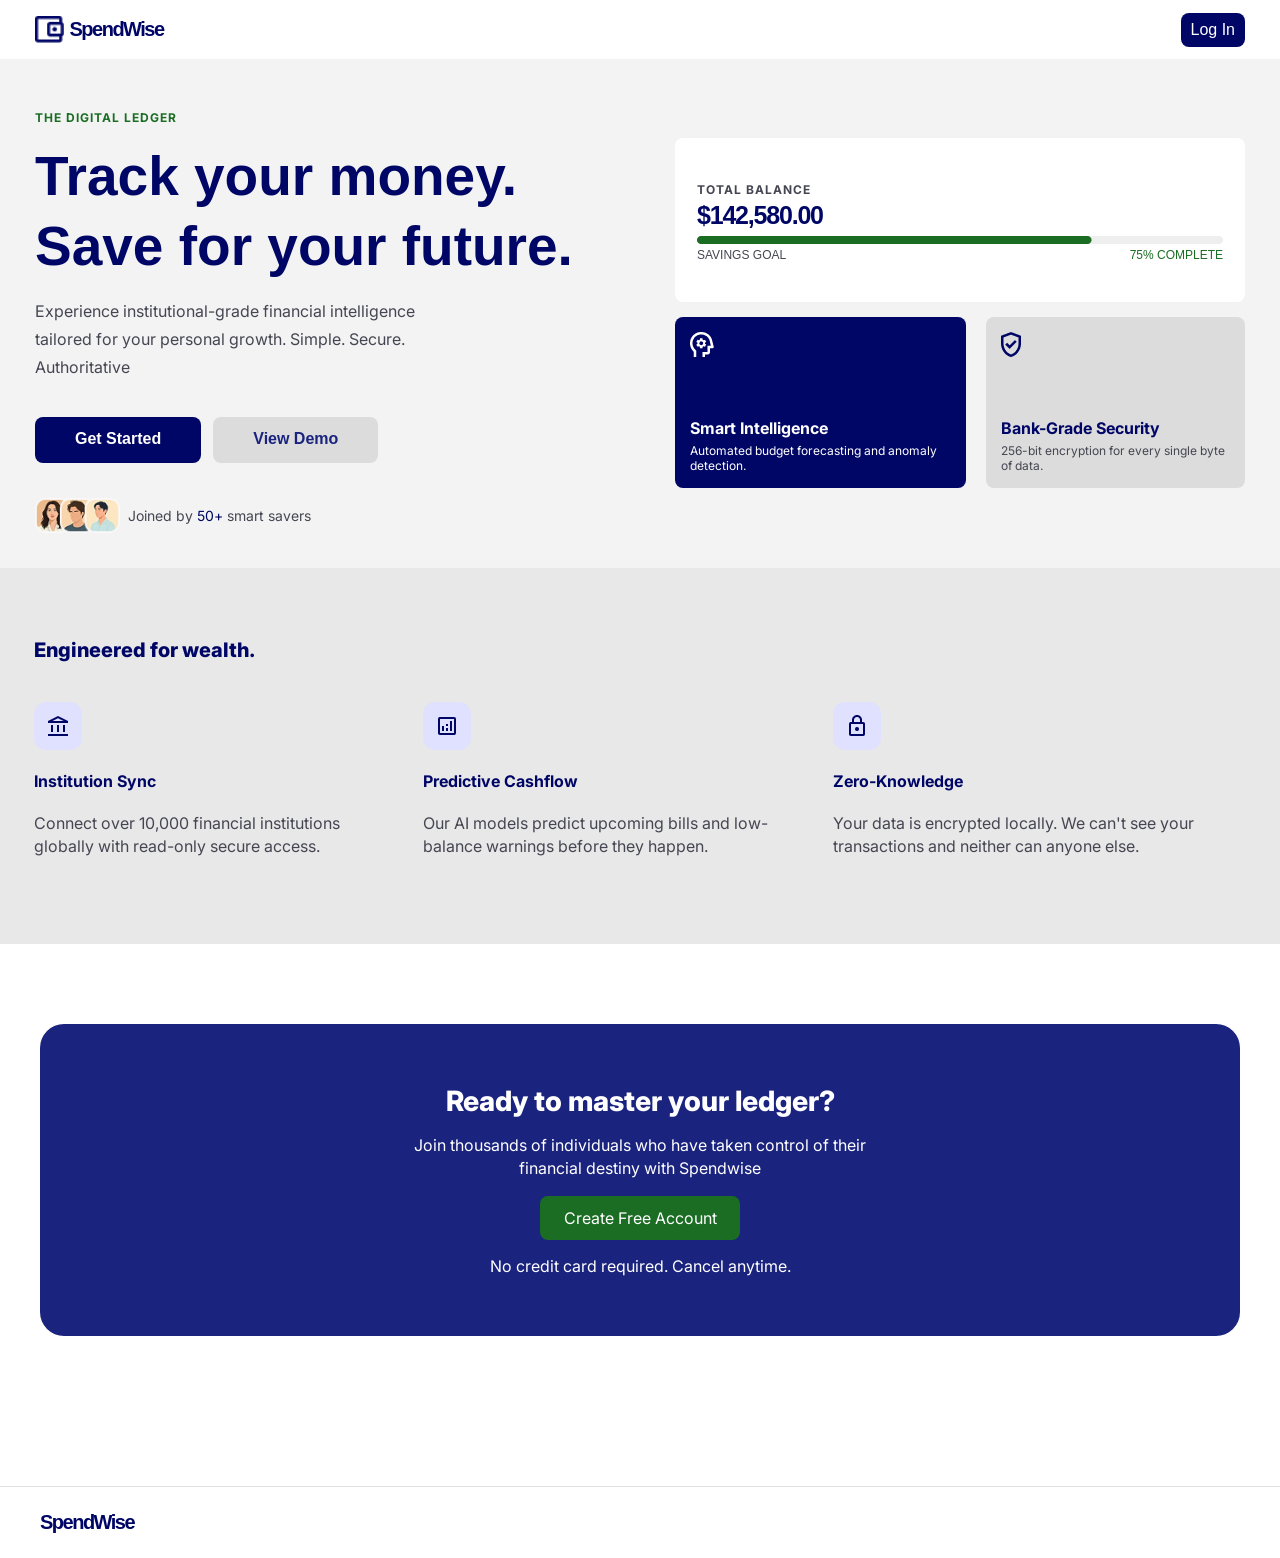
<file: index.html>
<!DOCTYPE html>
<html lang="en">
<head>
    <meta charset="UTF-8">
    <meta name="viewport" content="width=device-width, initial-scale=1.0">
    <title>SpendWise</title>
    <link rel="stylesheet" href="/styles/landing.css"><link href="https://fonts.googleapis.com/css2?family=Inter:ital,opsz,wght@0,14..32,100..900;1,14..32,100..900&family=Lato:ital,wght@0,100;0,300;0,400;0,700;0,900;1,100;1,300;1,400;1,700;1,900&family=Montserrat:ital,wght@0,100..900;1,100..900&family=Nunito+Sans:ital,opsz,wght@0,6..12,200..1000;1,6..12,200..1000&family=Poppins:ital,wght@0,100;0,200;0,300;0,400;0,500;0,600;0,700;0,800;0,900;1,100;1,200;1,300;1,400;1,500;1,600;1,700;1,800;1,900&family=Triodion&display=swap" rel="stylesheet">
</head>
<body>
    <div class="navbar-container">
        <div class="navbar-brand">
            <img src="/images/logospend.png" alt="" width="28.5px" height="27px">
            <a class="brand-name">SpendWise</a>
        </div>
        <div>
            <a href="pages/login.html" class="btn-login">Log In</a>
        </div>
    </div>

<div class="hero-section">
    <div class="hero-inner">

        <div class="hero-text">
            <h4 class="hero-tag">THE DIGITAL LEDGER</h4>
            <div class="landing-header">Track your money. Save for your future.</div>
            <p class="hero-subtext">Experience institutional-grade financial intelligence tailored for your personal growth. Simple. Secure. Authoritative</p>

            <div class="hero-buttons">
                <a href="/pages/signup.html" class="btn-primary">Get Started</a>
                <a class="btn-secondary">View Demo</a>
            </div>

            <span class="hero-social-proof">
                <img src="/images/profiles.png" alt="groupicon" class="profiles-img">
                <p class="social-proof-text">Joined by <span class="highlight">50+</span> smart savers</p>
            </span>
        </div>

        <div class="landing-card">
            <div class="card-wrapper">
                <div class="card-column">

                    <div class="balance-card">
                        <div>
                            <p class="balance-label">TOTAL BALANCE</p>
                            <div class="balance-amount">$142,580.00</div>
                        </div>
                        <div>
                            <div><img src="/images/Background.png" alt=""></div>
                            <div class="savings-goal-row">
                                <div class="savings-label">SAVINGS GOAL</div>
                                <div class="savings-percent">75% COMPLETE</div>
                            </div>
                        </div>
                    </div>

                    <div class="feature-cards">
                        <div class="feature-card feature-card--dark" style="display: flex; flex-direction: column;">
                            <div class="feature-icon">
                                <img src="/images/intellicon.png" alt="">
                            </div>
                            <div class="feature-text">
                                <p class="feature-title" style="margin-bottom: 5px;">Smart Intelligence</p>
                                <p class="feature-desc">Automated budget forecasting and anomaly detection.</p>
                            </div>
                        </div>

                        <div class="feature-card feature-card--light" style="display: flex; flex-direction: column">
                            <div class="feature-icon">
                                <img src="/images/safe.png" alt="">
                            </div>
                            <div class="feature-text">
                                <p class="feature-title feature-title--dark" style="margin-bottom: 5px;">Bank-Grade Security</p>
                                <p class="feature-desc feature-desc--dark"> 256-bit encryption for every single byte of data.</p>
                            </div>
                        </div>
                    </div>

                </div>
            </div>
        </div>

    </div>
</div>

<div class="features-section">
    <h3 class="features-heading">Engineered for wealth.</h3>
    <div class="landing-info">

        <div class="feature-item">
            <div class="feature-icon-box">
                <img src="/images/1.png" alt="">
            </div>
            <h4 class="feature-item-title">Institution Sync</h4>
            <p class="feature-item-desc">Connect over 10,000 financial institutions globally with read-only secure access.</p>
        </div>

        <div class="feature-item">
            <div class="feature-icon-box">
                <img src="/images/2.png" alt="">
            </div>
            <h4 class="feature-item-title">Predictive Cashflow</h4>
            <p class="feature-item-desc">Our AI models predict upcoming bills and low-balance warnings before they happen.</p>
        </div>

        <div class="feature-item">
            <div class="feature-icon-box">
                <img src="/images/3.png" alt="">
            </div>
            <h4 class="feature-item-title">Zero-Knowledge</h4>
            <p class="feature-item-desc">Your data is encrypted locally. We can't see your transactions and neither can anyone else.</p>
        </div>

    </div>
</div>

<div class="signup-info-container">
    <div class="signup-info">
        <div class="signup-inner">
            <div class="signup-heading">Ready to master your ledger?</div>
            <p class="signup-subtext">Join thousands of individuals who have taken control of their financial destiny with Spendwise</p>
            <div class="btn-signup">
                <a href="/pages/signup.html" class="btn-signup-link">Create Free Account</a>
            </div>
            <p class="signup-footnote">No credit card required. Cancel anytime.</p>
        </div>
    </div>
</div>

<footer class="footer">
    <div class="footer-brand">
        <a class="brand-name">SpendWise</a>
    </div>
</footer>
</body>
</html>
</file>
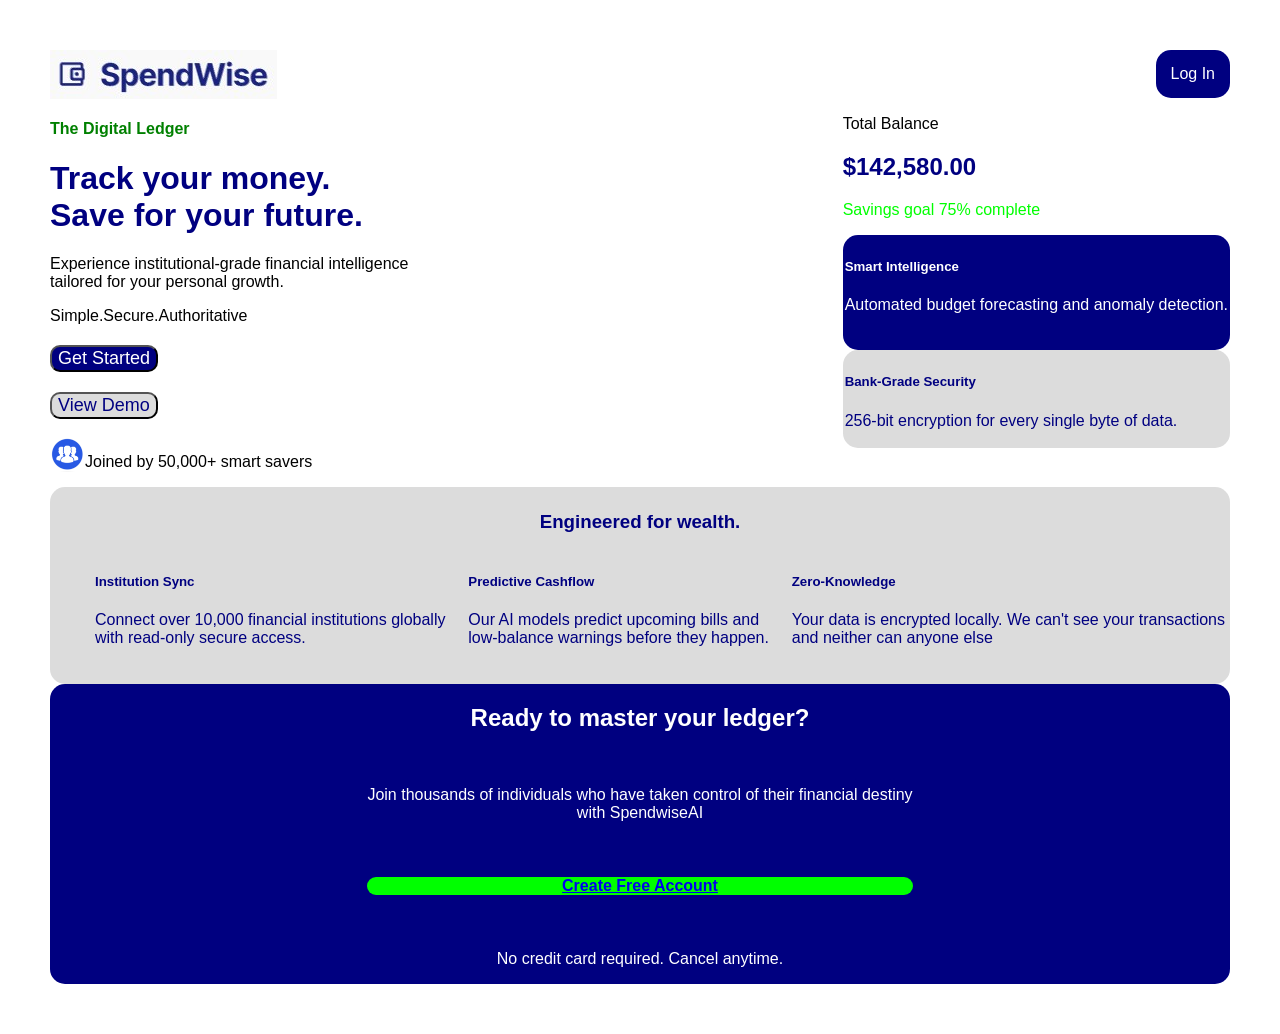
<file: pages/index.html>
<!DOCTYPE html>
<html lang="en">
<head>
    <meta charset="UTF-8">
    <meta name="viewport" content="width=device-width, initial-scale=1.0">
    <title>SpendWise</title>
    <style>

     .navbar ul{
  list-style-type: none;
  margin: 0;
  padding: 0; 
}

.navbar a {
  display: block;
  color: blue;
  text-align: center;
  padding: 15px;
  text-decoration: none;
  float: right;
}

body{
    margin: 50px;
    font-family: Arial, Helvetic, sans-serif;

}

button{  display: flex;
  gap: 15px;
  margin-top: 20px;


}
   
    </style>
</head>
<body>

<!--top navigation bar-->
    <div style="display: flex;justify-content:space-between ;">
        <img src="\assets\SpendwiseLogo.jpeg" alt="Logo"/>
    
    <nav class="navbar">
        <ul>
            <li><a href="login.html" style="background-color: navy; color: white; border-radius: 15px;">Log In</a></li>
        </ul>
    </nav>
    </div>

<!--Introductory paragraph-->
    <div style="display: flex;justify-content: space-between;">
        <div style="display: inline-block;text-align: left;">   
            <h4 style="color:green">The Digital Ledger</h4>
            <h1 style="color:navy;">Track your money. <br>Save for your future.</h1>
            <p>Experience institutional-grade financial intelligence <br>tailored for your personal growth.</p>
            <p>Simple.Secure.Authoritative</p>
            <button style="background-color: navy;color: white;border-radius: 10px;font-size: large;">Get Started</button><button style="background-color: gainsboro; color: navy; border-radius: 10px;font-size: large;">View Demo</button><br>
            <span style="display: flex;justify-content: left;"><img src="\assets\Group icon.jpg" alt="groupicon" style="width: 35px; height:35px ;"><p>Joined by 50,000+ smart savers</p></span>
        </div> 
<!--Pitch blurb-->
        <div style="display:inline-block; text-align: left; justify-content: flex-end;">    
            <p>Total Balance</p>
            <h2 style="color: navy;">$142,580.00</h2>
            <p style="color: lime;">Savings goal 75% complete</p>
            <div style="background-color: navy;color: white; border-radius: 15px; padding: 2px;">
                <h5>Smart Intelligence</h5>
                <p>Automated budget forecasting and anomaly detection.</p><br>
            </div>    
            <div style="background-color: gainsboro;color: navy;border-radius: 15px; padding: 2px;">
            <h5>Bank-Grade Security</h5>
            <p>256-bit encryption for every single byte of data.</p>
            </div>
        </div>
    </div>

<!--Feature list-->
    <div style="background-color: gainsboro;color: navy;border-radius: 15px;padding: 5px;">
    <h3 style="text-align: center;">Engineered for wealth.</h3>
    <ul style="display: flex;justify-content: space-between; list-style-type: none;">
    <li><h5>Institution Sync</h5>
    <p>Connect over 10,000 financial institutions globally<br>with read-only secure access.</p></li> 
    <li><h5>Predictive Cashflow</h5>
    <p>Our AI models predict upcoming bills and<br>low-balance warnings before they happen.</p></li>
    <li><h5>Zero-Knowledge</h5>
    <p>Your data is encrypted locally. We can't see your transactions<br>and neither can anyone else</p></li>
    </ul>
    </div>
    
<!--SignUp section-->    
    <div style="display:flex;justify-content: center; background-color: navy; color: white; text-align: center;border-radius: 15px;" >
        <div><h2>Ready to master your ledger?</h2><br>
    <p>Join thousands of individuals who have taken control of their financial destiny<br>with SpendwiseAI</p><br>
    <h4 style="background-color: lime;color: white;border-radius: 15px;"><a href="signup.html">Create Free Account</a></span></h4><br></span>
    <p>No credit card required. Cancel anytime.</p></div>
    </div>


</body>
</html>
</file>
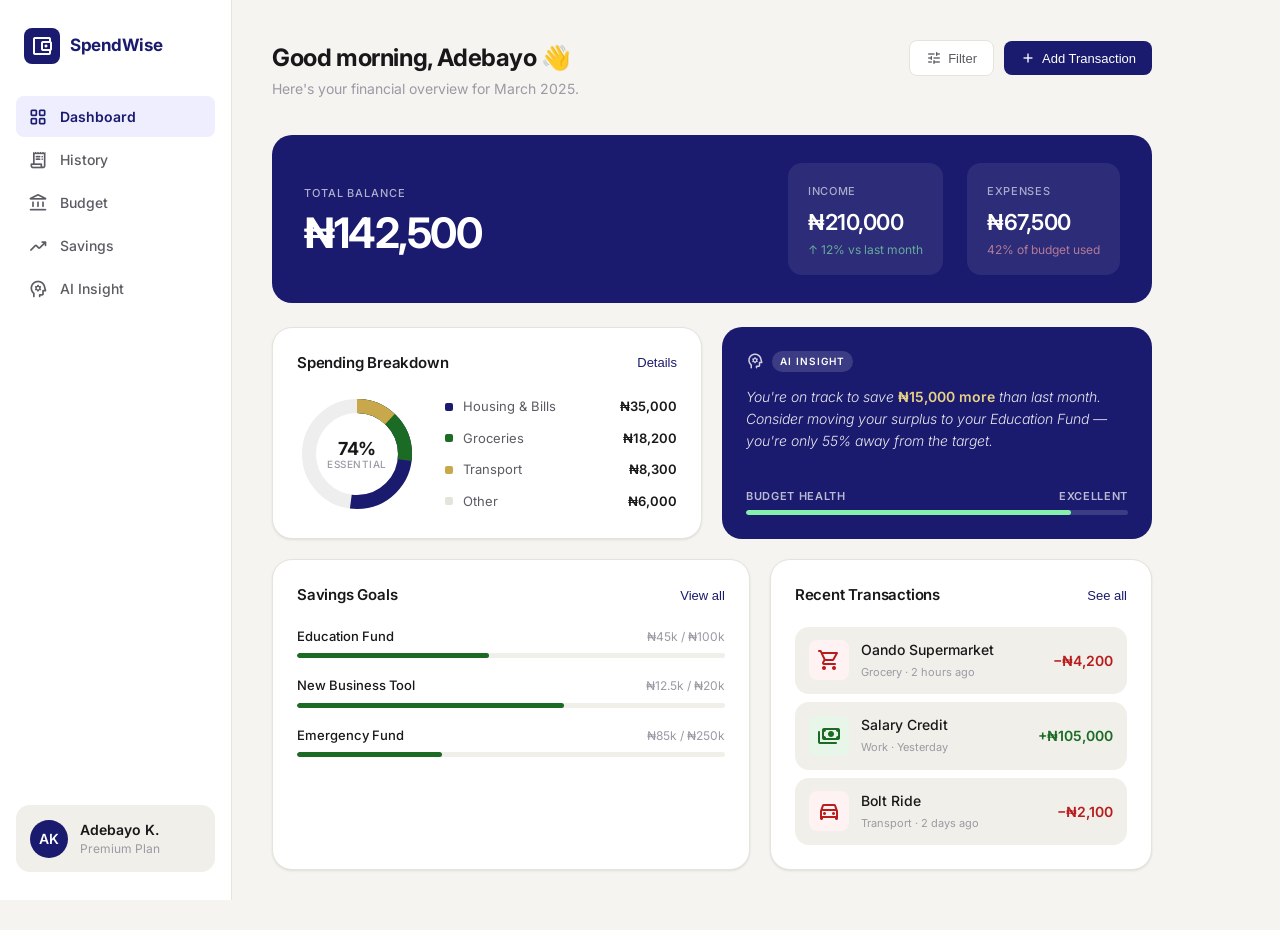
<file: spendwise.html>
<!doctype html>
<html lang="en">
  <head>
    <meta charset="utf-8" />
    <meta name="viewport" content="width=device-width, initial-scale=1.0" />
    <title>SpendWise Dashboard</title>

    <link rel="preconnect" href="https://fonts.googleapis.com" />
    <link rel="preconnect" href="https://fonts.gstatic.com" crossorigin />
    <link
      href="https://fonts.googleapis.com/css2?family=DM+Sans:ital,opsz,wght@0,9..40,300;0,9..40,400;0,9..40,500;0,9..40,700;1,9..40,300&family=DM+Mono:wght@400;500&display=swap"
      rel="stylesheet"
    />
    <link
      href="https://fonts.googleapis.com/css2?family=Inter:wght@400;500;700&display=swap"
      rel="stylesheet"
    />
    <link
      href="https://fonts.googleapis.com/css2?family=Material+Symbols+Rounded:opsz,wght,FILL,GRAD@20..48,100..700,0..1,-50..200"
      rel="stylesheet"
    />

    <style>
      *,
      *::before,
      *::after {
        box-sizing: border-box;
        margin: 0;
        padding: 0;
      }

      :root {
        --bg: #f5f4f0;
        --surface: #ffffff;
        --surface-2: #f0efe9;
        --border: #e4e3dc;

        --ink: #18181a;
        --ink-2: #5c5b63;
        --ink-3: #9b9aa5;

        --brand: #1a1a6e;
        --brand-light: #eeeeff;

        --green: #1b6b24;
        --green-bg: #e8f5e9;

        --red: #b91c1c;
        --red-bg: #fef2f2;

        --gold: #c8a84b;

        --radius-sm: 8px;
        --radius-md: 14px;
        --radius-lg: 20px;
        --radius-full: 999px;

        --shadow-sm:
          0 1px 3px rgba(0, 0, 0, 0.06), 0 1px 2px rgba(0, 0, 0, 0.04);
        --shadow-md: 0 4px 16px rgba(0, 0, 0, 0.07);
      }

      html,
      body {
        height: 100%;
        background: var(--bg);
        color: var(--ink);
        font-family: "Inter", sans-serif;
        font-size: 15px;
        line-height: 1.5;
        -webkit-font-smoothing: antialiased;
      }

      .layout {
        display: flex;
        min-height: 100vh;
      }

      /* ── Sidebar ────────────────────────────────────── */

      .sidebar {
        width: 232px;
        flex-shrink: 0;
        position: sticky;
        top: 0;
        height: 100vh;
        display: flex;
        flex-direction: column;
        padding: 28px 16px;
        background: var(--surface);
        border-right: 1px solid var(--border);
      }

      .logo {
        display: flex;
        align-items: center;
        gap: 10px;
        padding: 0 8px;
        margin-bottom: 32px;
        text-decoration: none;
      }

      .logo-icon {
        width: 36px;
        height: 36px;
        background: var(--brand);
        border-radius: var(--radius-sm);
        display: flex;
        align-items: center;
        justify-content: center;
        color: #fff;
        font-size: 18px;
      }

      .logo-text {
        font-size: 17px;
        font-weight: 700;
        color: var(--brand);
        letter-spacing: -0.3px;
      }

      nav {
        display: flex;
        flex-direction: column;
        gap: 2px;
      }

      nav a {
        display: flex;
        align-items: center;
        gap: 12px;
        padding: 10px 12px;
        border-radius: var(--radius-sm);
        text-decoration: none;
        font-size: 14px;
        font-weight: 500;
        color: var(--ink-2);
        transition:
          background 0.15s,
          color 0.15s;
      }

      nav a .material-symbols-rounded {
        font-size: 20px;
      }

      nav a:hover {
        background: var(--surface-2);
        color: var(--ink);
      }

      nav a.active {
        background: var(--brand-light);
        color: var(--brand);
        font-weight: 600;
      }

      .sidebar-footer {
        margin-top: auto;
        padding: 14px;
        background: var(--surface-2);
        border-radius: var(--radius-md);
        display: flex;
        align-items: center;
        gap: 12px;
      }

      .avatar {
        width: 38px;
        height: 38px;
        background: var(--brand);
        color: #fff;
        border-radius: var(--radius-full);
        display: flex;
        align-items: center;
        justify-content: center;
        font-size: 14px;
        font-weight: 600;
        flex-shrink: 0;
      }

      .sidebar-footer-info p:first-child {
        font-size: 14px;
        font-weight: 600;
        color: var(--ink);
      }

      .sidebar-footer-info p:last-child {
        font-size: 12px;
        color: var(--ink-3);
      }

      /* ── Main ───────────────────────────────────────── */

      main {
        flex: 1;
        padding: 40px 40px 60px;
        max-width: 960px;
      }

      .page-header {
        display: flex;
        align-items: flex-start;
        justify-content: space-between;
        margin-bottom: 36px;
      }

      .page-header h2 {
        font-size: 24px;
        font-weight: 700;
        letter-spacing: -0.4px;
      }

      .page-header p {
        font-size: 14px;
        color: var(--ink-3);
        margin-top: 2px;
      }

      .header-actions {
        display: flex;
        gap: 10px;
        align-items: center;
      }

      .btn {
        display: inline-flex;
        align-items: center;
        gap: 6px;
        padding: 9px 16px;
        border-radius: var(--radius-sm);
        font-size: 13px;
        font-weight: 500;
        cursor: pointer;
        border: none;
        transition: opacity 0.15s;
      }

      .btn:hover {
        opacity: 0.85;
      }

      .btn-primary {
        background: var(--brand);
        color: #fff;
      }

      .btn-ghost {
        background: var(--surface);
        color: var(--ink-2);
        border: 1px solid var(--border);
      }

      .btn .material-symbols-rounded {
        font-size: 16px;
      }

      /* ── Balance strip ──────────────────────────────── */

      .balance-strip {
        background: var(--brand);
        color: #fff;
        border-radius: var(--radius-lg);
        padding: 28px 32px;
        display: grid;
        grid-template-columns: 1fr auto auto;
        gap: 24px;
        align-items: center;
        margin-bottom: 24px;
      }

      .balance-main label {
        font-size: 11px;
        font-weight: 500;
        letter-spacing: 0.08em;
        text-transform: uppercase;
        opacity: 0.65;
      }

      .balance-main .amount {
        font-size: 42px;
        font-weight: 700;
        letter-spacing: -1.5px;
        font-family: "Inter", sans-serif;
        line-height: 1.1;
        margin-top: 6px;
      }

      .balance-stat {
        background: rgba(255, 255, 255, 0.08);
        border-radius: var(--radius-md);
        padding: 16px 20px;
        min-width: 140px;
      }

      .balance-stat label {
        font-size: 11px;
        letter-spacing: 0.06em;
        text-transform: uppercase;
        opacity: 0.6;
        font-weight: 500;
      }

      .balance-stat .value {
        font-size: 22px;
        font-weight: 600;
        font-family: "Inter", sans-serif;
        letter-spacing: -0.5px;
        margin-top: 4px;
      }

      .balance-stat .change {
        font-size: 12px;
        opacity: 0.65;
        margin-top: 2px;
      }

      .change-up {
        color: #86efac;
      }
      .change-down {
        color: #fca5a5;
      }

      /* ── Grid ───────────────────────────────────────── */

      .grid-2 {
        display: grid;
        grid-template-columns: 1fr 1fr;
        gap: 20px;
        margin-bottom: 20px;
      }
      .grid-3 {
        display: grid;
        grid-template-columns: 5fr 4fr;
        gap: 20px;
      }

      /* ── Cards ──────────────────────────────────────── */

      .card {
        background: var(--surface);
        border-radius: var(--radius-lg);
        padding: 24px;
        box-shadow: var(--shadow-sm);
        border: 1px solid var(--border);
      }

      .card-header {
        display: flex;
        align-items: center;
        justify-content: space-between;
        margin-bottom: 20px;
      }

      .card-title {
        font-size: 15px;
        font-weight: 600;
        letter-spacing: -0.2px;
      }

      .card-action {
        font-size: 13px;
        color: var(--brand);
        font-weight: 500;
        text-decoration: none;
        cursor: pointer;
        background: none;
        border: none;
        padding: 0;
      }

      /* ── Spending donut ─────────────────────────────── */

      .donut-layout {
        display: flex;
        align-items: center;
        gap: 28px;
      }

      .donut-wrap {
        position: relative;
        width: 120px;
        height: 120px;
        flex-shrink: 0;
      }

      .donut-wrap svg {
        transform: rotate(-90deg);
      }

      .donut-label {
        position: absolute;
        inset: 0;
        display: flex;
        flex-direction: column;
        align-items: center;
        justify-content: center;
        text-align: center;
        font-size: 18px;
        font-weight: 700;
        letter-spacing: -0.5px;
        line-height: 1.1;
      }

      .donut-label span {
        font-size: 10px;
        font-weight: 500;
        color: var(--ink-3);
        text-transform: uppercase;
        letter-spacing: 0.05em;
        line-height: 1;
      }

      .legend {
        display: flex;
        flex-direction: column;
        gap: 12px;
        flex: 1;
      }

      .legend-item {
        display: flex;
        align-items: center;
        justify-content: space-between;
      }

      .legend-left {
        display: flex;
        align-items: center;
        gap: 10px;
      }

      .legend-dot {
        width: 8px;
        height: 8px;
        border-radius: 2px;
        flex-shrink: 0;
      }

      .legend-item p {
        font-size: 13px;
        color: var(--ink-2);
      }

      .legend-item strong {
        font-size: 13px;
        font-weight: 600;
        font-family: "Inter", sans-serif;
      }

      /* ── AI Insight card ────────────────────────────── */

      .insight-card {
        background: var(--brand);
        border-radius: var(--radius-lg);
        padding: 24px;
        color: #fff;
        display: flex;
        flex-direction: column;
        border: none;
      }

      .insight-header {
        display: flex;
        align-items: center;
        gap: 8px;
        margin-bottom: 14px;
      }

      .insight-badge {
        font-size: 10px;
        font-weight: 600;
        letter-spacing: 0.1em;
        text-transform: uppercase;
        background: rgba(255, 255, 255, 0.15);
        padding: 3px 8px;
        border-radius: var(--radius-full);
      }

      .insight-card blockquote {
        font-size: 14px;
        line-height: 1.6;
        opacity: 0.9;
        flex: 1;
        font-style: italic;
        font-weight: 300;
      }

      .insight-card blockquote strong {
        color: #fde68a;
        font-style: normal;
        font-weight: 600;
      }

      .budget-health {
        margin-top: 20px;
      }

      .budget-health-row {
        display: flex;
        justify-content: space-between;
        font-size: 11px;
        font-weight: 600;
        letter-spacing: 0.06em;
        text-transform: uppercase;
        opacity: 0.7;
        margin-bottom: 6px;
      }

      .progress-track {
        background: rgba(255, 255, 255, 0.15);
        border-radius: var(--radius-full);
        height: 5px;
        overflow: hidden;
      }

      .progress-fill {
        height: 100%;
        border-radius: var(--radius-full);
        background: #86efac;
      }

      /* ── Savings goals ──────────────────────────────── */

      .goals-list {
        display: flex;
        flex-direction: column;
        gap: 18px;
      }

      .goal-item {
      }

      .goal-row {
        display: flex;
        justify-content: space-between;
        align-items: baseline;
        margin-bottom: 7px;
      }

      .goal-row p {
        font-size: 13px;
        font-weight: 500;
      }

      .goal-row span {
        font-size: 12px;
        color: var(--ink-3);
        font-family: "Inter", sans-serif;
      }

      .goal-track {
        background: var(--surface-2);
        border-radius: var(--radius-full);
        height: 5px;
        overflow: hidden;
      }

      .goal-fill {
        height: 100%;
        border-radius: var(--radius-full);
        background: var(--green);
      }

      /* ── Transactions ───────────────────────────────── */

      .tx-list {
        display: flex;
        flex-direction: column;
        gap: 8px;
      }

      .tx {
        display: flex;
        align-items: center;
        justify-content: space-between;
        padding: 12px 14px;
        background: var(--surface-2);
        border-radius: var(--radius-md);
        gap: 12px;
      }

      .tx-left {
        display: flex;
        align-items: center;
        gap: 12px;
      }

      .tx-icon {
        width: 40px;
        height: 40px;
        border-radius: var(--radius-sm);
        display: flex;
        align-items: center;
        justify-content: center;
        font-size: 18px;
        flex-shrink: 0;
      }

      .tx-icon.expense {
        background: var(--red-bg);
        color: var(--red);
      }
      .tx-icon.income {
        background: var(--green-bg);
        color: var(--green);
      }

      .tx-info p {
        font-size: 14px;
        font-weight: 500;
      }
      .tx-info small {
        font-size: 11px;
        color: var(--ink-3);
      }

      .tx-amount {
        font-size: 14px;
        font-weight: 600;
        font-family: "Inter", sans-serif;
        white-space: nowrap;
      }

      .tx-amount.debit {
        color: var(--red);
      }
      .tx-amount.credit {
        color: var(--green);
      }

      /* ── Mobile nav & FAB ───────────────────────────── */

      .mobile-header {
        display: none;
      }
      .mobile-nav {
        display: none;
      }
      .fab {
        display: none;
      }

      @media (max-width: 768px) {
        .sidebar {
          display: none;
        }

        main {
          padding: 20px 16px 100px;
        }

        .mobile-header {
          display: flex;
          align-items: center;
          justify-content: space-between;
          margin-bottom: 24px;
        }

        .mobile-logo {
          display: flex;
          align-items: center;
          gap: 8px;
          text-decoration: none;
        }

        .mobile-logo .logo-text {
          font-size: 16px;
          color: var(--brand);
          font-weight: 700;
        }

        .mobile-nav {
          display: flex;
          position: fixed;
          bottom: 0;
          left: 0;
          right: 0;
          background: var(--surface);
          border-top: 1px solid var(--border);
          padding: 10px 8px 22px;
          justify-content: space-around;
          z-index: 100;
        }

        .mobile-nav a {
          display: flex;
          flex-direction: column;
          align-items: center;
          gap: 3px;
          text-decoration: none;
          font-size: 10px;
          font-weight: 500;
          color: var(--ink-3);
          letter-spacing: 0.04em;
          text-transform: uppercase;
          padding: 4px 10px;
          border-radius: var(--radius-sm);
          transition: color 0.15s;
        }

        .mobile-nav a.active {
          color: var(--brand);
        }
        .mobile-nav a .material-symbols-rounded {
          font-size: 22px;
        }

        .balance-strip {
          grid-template-columns: 1fr;
          padding: 22px 20px;
          gap: 16px;
        }

        .balance-main .amount {
          font-size: 32px;
        }

        .balance-stat {
          min-width: unset;
        }

        .grid-2 {
          grid-template-columns: 1fr;
        }
        .grid-3 {
          grid-template-columns: 1fr;
        }

        .fab {
          display: flex;
          position: fixed;
          bottom: 80px;
          right: 20px;
          width: 52px;
          height: 52px;
          background: var(--brand);
          color: #fff;
          border-radius: var(--radius-full);
          align-items: center;
          justify-content: center;
          box-shadow: 0 4px 20px rgba(26, 26, 110, 0.35);
          z-index: 99;
          border: none;
          cursor: pointer;
          transition: transform 0.15s;
        }

        .fab:active {
          transform: scale(0.94);
        }
      }

      .material-symbols-rounded {
        font-variation-settings:
          "FILL" 0,
          "wght" 400,
          "GRAD" 0,
          "opsz" 24;
      }
    </style>
  </head>

  <body>
    <div class="layout">
      <!-- Sidebar -->
      <aside class="sidebar">
        <a href="#" class="logo">
          <div class="logo-icon">
            <span class="material-symbols-rounded">account_balance_wallet</span>
          </div>
          <span class="logo-text">SpendWise</span>
        </a>

        <nav>
          <a href="#" class="active">
            <span class="material-symbols-rounded">grid_view</span>
            Dashboard
          </a>
          <a href="#">
            <span class="material-symbols-rounded">receipt_long</span>
            History
          </a>
          <a href="#">
            <span class="material-symbols-rounded">account_balance</span>
            Budget
          </a>
          <a href="#">
            <span class="material-symbols-rounded">trending_up</span>
            Savings
          </a>
          <a href="#">
            <span class="material-symbols-rounded">psychology</span>
            AI Insight
          </a>
        </nav>

        <div class="sidebar-footer">
          <div class="avatar">AK</div>
          <div class="sidebar-footer-info">
            <p>Adebayo K.</p>
            <p>Premium Plan</p>
          </div>
        </div>
      </aside>

      <!-- Main content -->
      <main>
        <!-- Mobile only header -->
        <header class="mobile-header">
          <a href="#" class="mobile-logo">
            <div class="logo-icon">
              <span class="material-symbols-rounded"
                >account_balance_wallet</span
              >
            </div>
            <span class="logo-text">SpendWise</span>
          </a>
          <button class="btn btn-ghost" style="padding: 8px">
            <span class="material-symbols-rounded">notifications</span>
          </button>
        </header>

        <div class="page-header">
          <div>
            <h2>Good morning, Adebayo 👋</h2>
            <p>Here's your financial overview for March 2025.</p>
          </div>
          <div class="header-actions">
            <button class="btn btn-ghost">
              <span class="material-symbols-rounded">tune</span>
              Filter
            </button>
            <button class="btn btn-primary">
              <span class="material-symbols-rounded">add</span>
              Add Transaction
            </button>
          </div>
        </div>

        <!-- Balance strip -->
        <div class="balance-strip">
          <div class="balance-main">
            <label>Total Balance</label>
            <div class="amount">₦142,500</div>
          </div>

          <div class="balance-stat">
            <label>Income</label>
            <div class="value">₦210,000</div>
            <div class="change change-up">↑ 12% vs last month</div>
          </div>

          <div class="balance-stat">
            <label>Expenses</label>
            <div class="value">₦67,500</div>
            <div class="change change-down">42% of budget used</div>
          </div>
        </div>

        <!-- Spending analysis + AI Insight -->
        <div class="grid-2" style="margin-bottom: 20px">
          <div class="card">
            <div class="card-header">
              <h3 class="card-title">Spending Breakdown</h3>
              <button class="card-action">Details</button>
            </div>

            <div class="donut-layout">
              <div class="donut-wrap">
                <svg viewBox="0 0 120 120" width="120" height="120">
                  <circle
                    cx="60"
                    cy="60"
                    r="48"
                    fill="none"
                    stroke="#eeeeee"
                    stroke-width="14"
                  />
                  <!-- Housing: 52% -->
                  <circle
                    cx="60"
                    cy="60"
                    r="48"
                    fill="none"
                    stroke="#1a1a6e"
                    stroke-width="14"
                    stroke-dasharray="301.6"
                    stroke-dashoffset="144.8"
                  />
                  <!-- Groceries: 27% -->
                  <circle
                    cx="60"
                    cy="60"
                    r="48"
                    fill="none"
                    stroke="#1b6b24"
                    stroke-width="14"
                    stroke-dasharray="301.6"
                    stroke-dashoffset="220.2"
                    stroke-linecap="butt"
                  />
                  <!-- Transport: 12% -->
                  <circle
                    cx="60"
                    cy="60"
                    r="48"
                    fill="none"
                    stroke="#c8a84b"
                    stroke-width="14"
                    stroke-dasharray="301.6"
                    stroke-dashoffset="265.4"
                    stroke-linecap="butt"
                  />
                </svg>
                <div class="donut-label">74%<br /><span>Essential</span></div>
              </div>

              <div class="legend">
                <div class="legend-item">
                  <div class="legend-left">
                    <div
                      class="legend-dot"
                      style="background: var(--brand)"
                    ></div>
                    <p>Housing & Bills</p>
                  </div>
                  <strong>₦35,000</strong>
                </div>
                <div class="legend-item">
                  <div class="legend-left">
                    <div
                      class="legend-dot"
                      style="background: var(--green)"
                    ></div>
                    <p>Groceries</p>
                  </div>
                  <strong>₦18,200</strong>
                </div>
                <div class="legend-item">
                  <div class="legend-left">
                    <div
                      class="legend-dot"
                      style="background: var(--gold)"
                    ></div>
                    <p>Transport</p>
                  </div>
                  <strong>₦8,300</strong>
                </div>
                <div class="legend-item">
                  <div class="legend-left">
                    <div
                      class="legend-dot"
                      style="background: var(--border)"
                    ></div>
                    <p>Other</p>
                  </div>
                  <strong>₦6,000</strong>
                </div>
              </div>
            </div>
          </div>

          <div class="insight-card">
            <div class="insight-header">
              <span
                class="material-symbols-rounded"
                style="font-size: 18px; opacity: 0.8"
                >psychology</span
              >
              <span class="insight-badge">AI Insight</span>
            </div>

            <blockquote>
              You're on track to save <strong>₦15,000 more</strong> than last
              month. Consider moving your surplus to your Education Fund —
              you're only 55% away from the target.
            </blockquote>

            <div class="budget-health">
              <div class="budget-health-row">
                <span>Budget Health</span>
                <span>Excellent</span>
              </div>
              <div class="progress-track">
                <div class="progress-fill" style="width: 85%"></div>
              </div>
            </div>
          </div>
        </div>

        <!-- Savings + Transactions -->
        <div class="grid-3">
          <div class="card">
            <div class="card-header">
              <h3 class="card-title">Savings Goals</h3>
              <button class="card-action">View all</button>
            </div>

            <div class="goals-list">
              <div class="goal-item">
                <div class="goal-row">
                  <p>Education Fund</p>
                  <span>₦45k / ₦100k</span>
                </div>
                <div class="goal-track">
                  <div class="goal-fill" style="width: 45%"></div>
                </div>
              </div>

              <div class="goal-item">
                <div class="goal-row">
                  <p>New Business Tool</p>
                  <span>₦12.5k / ₦20k</span>
                </div>
                <div class="goal-track">
                  <div class="goal-fill" style="width: 62.5%"></div>
                </div>
              </div>

              <div class="goal-item">
                <div class="goal-row">
                  <p>Emergency Fund</p>
                  <span>₦85k / ₦250k</span>
                </div>
                <div class="goal-track">
                  <div class="goal-fill" style="width: 34%"></div>
                </div>
              </div>
            </div>
          </div>

          <div class="card">
            <div class="card-header">
              <h3 class="card-title">Recent Transactions</h3>
              <button class="card-action">See all</button>
            </div>

            <div class="tx-list">
              <div class="tx">
                <div class="tx-left">
                  <div class="tx-icon expense">
                    <span class="material-symbols-rounded">shopping_cart</span>
                  </div>
                  <div class="tx-info">
                    <p>Oando Supermarket</p>
                    <small>Grocery · 2 hours ago</small>
                  </div>
                </div>
                <span class="tx-amount debit">−₦4,200</span>
              </div>

              <div class="tx">
                <div class="tx-left">
                  <div class="tx-icon income">
                    <span class="material-symbols-rounded">payments</span>
                  </div>
                  <div class="tx-info">
                    <p>Salary Credit</p>
                    <small>Work · Yesterday</small>
                  </div>
                </div>
                <span class="tx-amount credit">+₦105,000</span>
              </div>

              <div class="tx">
                <div class="tx-left">
                  <div class="tx-icon expense">
                    <span class="material-symbols-rounded">directions_car</span>
                  </div>
                  <div class="tx-info">
                    <p>Bolt Ride</p>
                    <small>Transport · 2 days ago</small>
                  </div>
                </div>
                <span class="tx-amount debit">−₦2,100</span>
              </div>
            </div>
          </div>
        </div>
      </main>
    </div>

    <!-- Mobile bottom nav -->
    <nav class="mobile-nav">
      <a href="#" class="active">
        <span class="material-symbols-rounded">grid_view</span>
        Dashboard
      </a>
      <a href="#">
        <span class="material-symbols-rounded">receipt_long</span>
        History
      </a>
      <a href="#">
        <span class="material-symbols-rounded">account_balance</span>
        Budget
      </a>
      <a href="#">
        <span class="material-symbols-rounded">trending_up</span>
        Savings
      </a>
      <a href="#">
        <span class="material-symbols-rounded">psychology</span>
        AI
      </a>
    </nav>

    <button class="fab" aria-label="Add transaction">
      <span class="material-symbols-rounded">add</span>
    </button>
  </body>
</html>
</file>
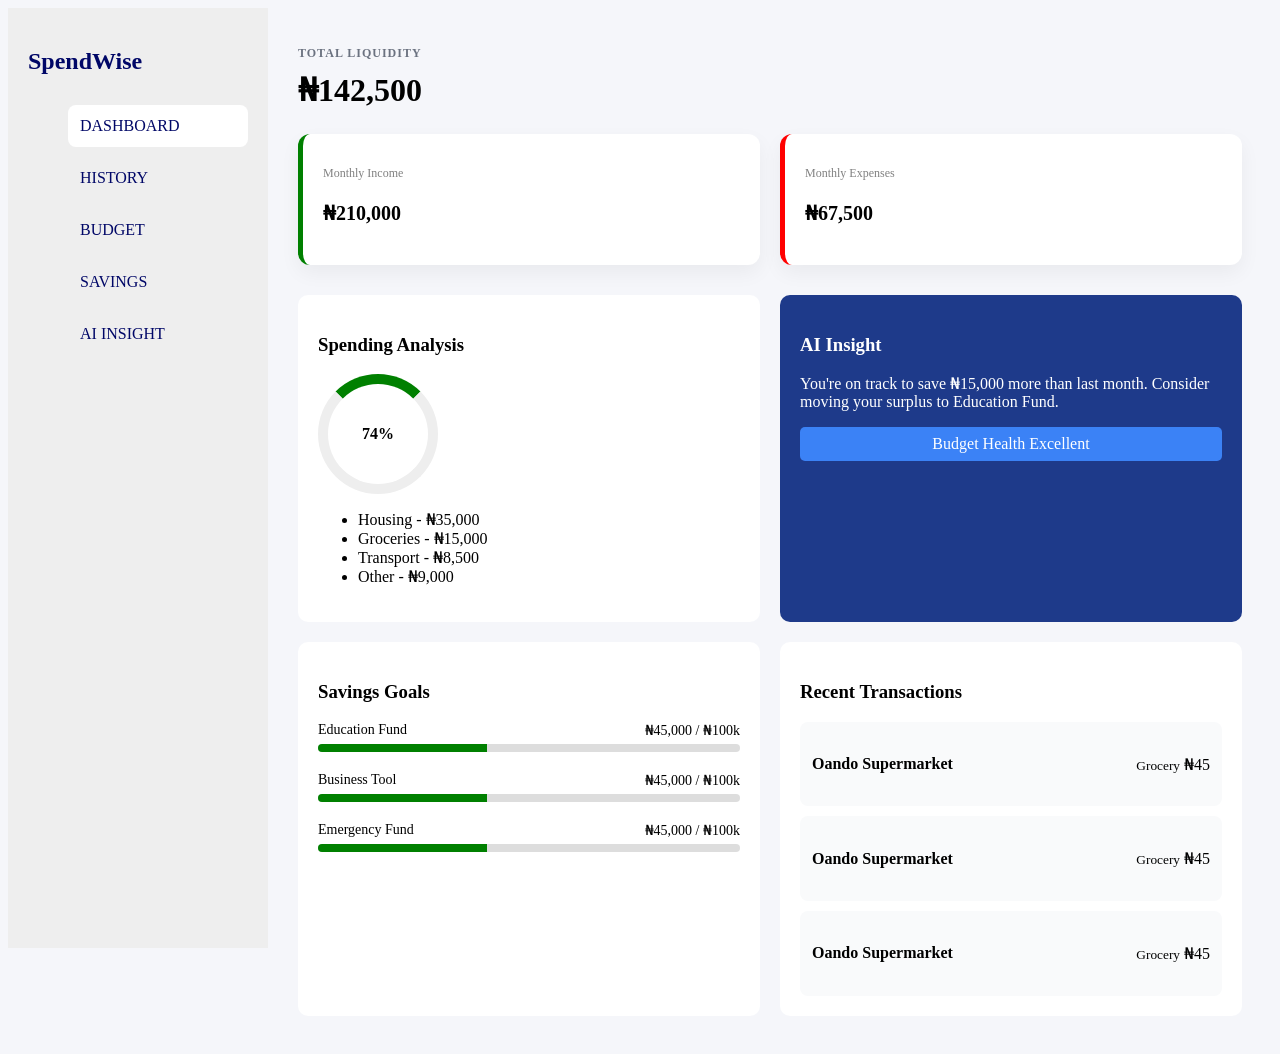
<file: pages/dashboard.html>
<!DOCTYPE html>
<html lang="en">
    <head>
        <meta charset="UTF-8">
        <meta name="viewport" content="width=device-width, initial-scale=1.0">
        <title>Spendwise Dashboard</title>
        <link rel="stylesheet" href="../styles/dashboard.css">
    </head>
    <body>
    <div class="container">

        <aside class="sidebar">
            <h2>SpendWise</h2>
            <ul>
            <li class="active">DASHBOARD</li>
            <li>HISTORY</li>
            <li>BUDGET</li>
            <li>SAVINGS</li>
            <li>AI INSIGHT</li>
            </ul>
        </aside>

    <main class="main">

        <div class="top">
            <h1>Total Liquidity</h1>
            <h2 id="total-balance">₦142,500</h2>

            <div class="cards">
            <div class="card">
                <p>Monthly Income</p>
                <h3 id="monthly-income">₦210,000</h3>
            </div>

            <div class="card">
                <p>Monthly Expenses</p>
                <h3 id="monthly-expenses">₦67,500</h3>
            </div>
            </div>
        </div>

        <div class="middle">

            <div class="box">
                <h3>Spending Analysis</h3>
                <div class="circle">74%</div>
                <ul>
                <li>Housing - ₦35,000</li>
                <li>Groceries - ₦15,000</li>
                <li>Transport - ₦8,500</li>
                <li>Other - ₦9,000</li>
                </ul>
            </div>

        <div class="insight-box">
            <h3>AI Insight</h3>
            <p>
            You're on track to save ₦15,000 more than last month.
            Consider moving your surplus to Education Fund.
            </p>
            <div class="budget-bar">
                <span>Budget Health Excellent</span>
            </div>
        </div>

    </div>
            <div class="bottom">

        <div class="box">
            <h3>Savings Goals</h3>

            <div class="goal">
                <p>Education Fund<span>₦45,000 / ₦100k</span></p>
                <div class="bar"><span style="width:40%;"></span></div>
            </div>

            <div class="goal">
                <p>Business Tool<span>₦45,000 / ₦100k</span></p>
                <div class="bar"><span style="width:40%;"></span></div>
            </div>

            <div class="goal">
                <p>Emergency Fund<span>₦45,000 / ₦100k</span></p>
                <div class="bar"><span style="width:40%;"></span></div>
            </div>
        </div>

        <div class="box recent-transactions">
            <h3>Recent Transactions</h3>

            <div class="transaction-detail">
                <h4>Oando Supermarket</h4>
                <p><small>Grocery</small> <span>₦45</span></p>
            </div>

            <div class="transaction-detail">
                <h4>Oando Supermarket</h4>
                <p><small>Grocery</small> <span>₦45</span></p>
            </div>

            <div class="transaction-detail">
                <h4>Oando Supermarket</h4>
                <p><small>Grocery</small> <span>₦45</span></p>
            </div>
    
        
        </div>

    </div>
    </div>
        </main>
   
    </body>
</html>
</file>
<file: styles/landing.css>
* {
    box-sizing: border-box;
}

body {
    margin: 0;
    font-family: Arial, Helvetica, sans-serif;
}

.navbar-container {
    display: flex;
    justify-content: space-between;
    align-items: center;
    padding: 7px 0;
}

.navbar-brand {
    display: flex;
    margin: 0 25px;
    align-items: center;
    color: #000666;
    height: 45px;
    gap: 6px;
    padding: 10px;
}

.brand-name {
    font-size: 20px;
    font-weight: bold;
    letter-spacing: -1.5px;
    color: #000666;
    text-decoration: none;
}

.btn-login {
    background-color: #000666;
    color: white;
    border-radius: 8px;
    text-decoration: none;
    padding: 8px 10px;
    margin-right: 35px;
    display: inline-block;
}

.hero-section {
    background-color: #F3F3F3;
    padding: 35px 35px 35px 35px;
}

.hero-inner {
    display: flex;
    justify-content: space-between;
    gap: 90px;
}

.hero-text {
    display: inline-block;
    text-align: left;
}

.hero-tag {
    color: #1B6D24;
    letter-spacing: 1px;
    font-size: 12px;
    font-family: "inter", sans-serif;
}

.landing-header {
    color: #000666;
    font-size: 55px;
    line-height: 70px;
    font-weight: 800;
}

.hero-subtext {
    color: #454652;
    width: 79%;
    line-height: 28px;
}

.hero-buttons {
    display: flex;
    gap: 12px;
    margin-bottom: 35px;
}

.btn-primary {
    background-color: #000666;
    color: white;
    text-decoration: none;
    border-radius: 8px;
    font-size: 16px;
    font-weight: bold;
    display: flex;
    align-items: center;
    margin-top: 20px;
    padding: 13.5px 40px 14.5px 40px;
    border: none;
    outline: none;
    cursor: pointer;
}

.btn-secondary {
    background-color: gainsboro;
    color: #1A237E;
    text-decoration: none;
    border-radius: 8px;
    font-size: 16px;
    font-weight: bold;
    display: flex;
    align-items: center;
    margin-top: 20px;
    padding: 13.5px 40px 14.5px 40px;
    border: none;
    outline: none;
    cursor: pointer;
}

.hero-social-proof {
    display: flex;
    justify-content: left;
    align-items: center;
    gap: 8px;
}

.profiles-img {
    width: 85px;
    height: 35px;
}

.social-proof-text {
    font-size: 14px;
    color: #454652;
    margin: 0;
}

.highlight {
    color: #000666;
}

.landing-card {
    display: flex;
    flex-direction: column;
    align-items: center;
    justify-content: center;
    
}

.card-wrapper {
    display: flex;
    justify-content: flex-end;
}

.card-column {
    display: flex;
    flex-direction: column;
    justify-content: center;
    gap: 15px;
}

.balance-card {
    background-color: white;
    border-radius: 8px;
    padding: 40px 22px;
    display: flex;
    flex-direction: column;
    justify-content: center;
}

.balance-label {
    color: #454652;
    margin: 4px 0;
    font-weight: bold;
    font-size: 12px;
    letter-spacing: 1px;
    font-family: "inter", sans-serif;
}

.balance-amount {
    color: #000666;
    letter-spacing: -1.2px;
    font-size: 25px;
    font-weight: 900;
}

.savings-goal-row {
    display: flex;
    justify-content: space-between;
    font-size: 12px;
}

.savings-label {
    color: #454652;
}

.savings-percent {
    color: #1B6D24;
}

.feature-cards {
    display: flex;
    gap: 20px;
}

.feature-card {
    border-radius: 8px;
    padding: 15px;
    display: flex;

}

.feature-card--dark {
    background-color: #000666;
    color: white;
}

.feature-card--light {
    background-color: gainsboro;
}

.feature-icon {
    height: 70px;
}

.feature-title {
    margin-bottom: 0;
    font-size: 16px;
    color: white;
    font-weight: bold;
}

.feature-desc {
    margin: 0;
    font-size: 12px;
    color: white;
}

.feature-title--dark {
    color: #000666;
}

.feature-text, .hero-subtext, .feature-item, .social-proof-text {
    font-family: "inter", sans-serif;
}

.feature-desc--dark {
    color: #454652;
}

.features-section {
    background-color: #e8e8e8;
    padding: 70px 34px;
    display: flex;
    flex-direction: column;
    gap: 40px;
}

.features-heading {
    font-size: 20px;
    font-weight: 800;
    margin: 0;
    color: #000666;
    font-family: "inter", sans-serif;
}

.landing-info {
    display: flex;
    justify-content: space-between;
    gap: 22px;
}

.feature-icon-box {
    border-radius: 12px;
    background-color: #E0E0FF;
    width: 48px;
    height: 48px;
    display: flex;
    align-items: center;
    justify-content: center;
}

.feature-item-title {
    color: #000666;
}

.feature-item-desc {
    color: #454652;
    line-height: 23px;
}

.signup-info-container {
    padding: 80px 40px 150px 40px;
    font-family: "inter", sans-serif;
}

.signup-info {
    display: flex;
    justify-content: center;
    align-items: center;
    padding: 60px 20px;
    background-color: #1A237E;
    color: white;
    text-align: center;
    border-radius: 24px;
}

.signup-inner {
    display: flex;
    flex-direction: column;
    align-items: center;
    justify-content: center;
}

.signup-heading {
    font-weight: 800;
    font-size: 28px;
    margin: 0;
}

.signup-subtext {
    width: 70%;
    line-height: 23px;
}

.btn-signup {
    background-color: #1B6D24;
    color: white;
    border-radius: 8px;
    padding: 12px 15px;
    width: 200px;
    cursor: pointer;
    text-align: center;
}

.btn-signup-link {
    text-decoration: none;
    color: white;
}

.signup-footnote {
    margin-bottom: 0;
}

footer {
    border-top: 1px solid #e0e0e0;
    padding: 13px 30px;
}

.footer-brand {
    display: flex;
    align-items: center;
    color: #000666;
    height: 45px;
    gap: 10px;
    padding: 10px;
}

@media (max-width: 768px) {

    .btn-login {
        margin-right: 15px;
    }

    .hero-section {
        padding: 10px 17px 25px 17px;
    }

    .hero-inner {
        flex-direction: column;
        gap: 20px;
    }

    .landing-header {
        font-size: 32px;
        line-height: 42px;
    }

    .hero-subtext {
        width: 100%;
    }

    .hero-buttons {
        flex-wrap: wrap;
        gap: 10px;
    }

    .navbar-container {
      padding: 7px 0;
    }
    .navbar-brand {
      margin: 0;
    }

    .btn-primary,
    .btn-secondary {
        padding: 12px 24px;
        font-size: 14px;
        justify-content: center;
        text-align: center;
        flex: 1;
    }

    .landing-card {
        display: none;
    }

    .features-section {
        padding: 40px 17px;
    }

    .landing-info {
        flex-direction: column;
        gap: 24px;
    }

    .signup-info-container {
        padding: 40px 17px;
    }

    .signup-info {
        padding: 30px 17px;
        border-radius: 16px;
    }

    .signup-heading {
        font-size: 22px;
    }

    .signup-subtext {
        width: 100%;
    }

    footer {
        padding: 5px 17px;
    }
}
</file>
<file: styles/dashboard.css>
{
    margin: 0;
    padding: 0;
    box-sizing: border-box;
    font-family: Arial, sans-serif;
}

body {
    background: #f5f6fa;
}

/* Layout */
.container {
    display: flex;
}

/* Sidebar */
.sidebar {
    width: 220px;
    background: #eeeeee;
    color: #000767;
    padding: 20px;
    height: 100vh;
}

.sidebar h2 {
    margin-bottom: 30px;
}

.sidebar ul {
    list-style: none;
}

.sidebar li {
    padding: 12px;
    margin-bottom: 10px;
    cursor: pointer;
    border-radius: 8px;
    transition: background 0.2s;
}

.sidebar li:hover {
    background: white;
}

.sidebar li.active {
    background: white;
}

/* Main */
.main {
    flex: 1;
    padding: 30px;
}

/* Top Section */
.top h1 {
    font-size: 12px;
    color: #6b7280;
    text-transform: uppercase;
    letter-spacing: 1px;
}

.top h2 {
    font-size: 32px;
    font-weight: bold;
    margin: 10px 0 25px;
}

/* Cards */
.cards {
    display: flex;
    gap: 20px;
}

.card {
    background: white;
    padding: 20px;
    flex: 1;
    border-radius: 12px;
    box-shadow: 0 8px 20px rgba(0,0,0,0.05);
    position:relative
}

.card p {
    font-size: 12px;
    color: gray;
    margin-bottom: 5px;
}

.card h3 {
    font-size: 20px;
}

.card:nth-child(1) {
    border-left: 5px solid green;
}

.card:nth-child(2) {
    border-left: 5px solid red;
}

/* Middle Section */
.middle {
    display: flex;
    gap: 20px;
    margin-top: 30px;
}

/* Boxes */
.box {
    background: white;
    padding: 20px;
    flex: 1;
    border-radius: 10px;
}

/* Fake Circle Progress */
.circle {
    width: 100px;
    height: 100px;
    border-radius: 50%;
    border: 10px solid #eee;
    border-top: 10px solid green;
    display: flex;
    align-items: center;
    justify-content: center;
    margin: 10px 0;
    font-weight: bold;
}

/* Insight Box */
.insight-box {
    background: #1e3a8a;
    color: white;
    padding: 20px;
    border-radius: 10px;
    flex: 1;
}

.budget-bar {
    margin-top: 15px;
    background: #3b82f6;
    padding: 8px;
    border-radius: 5px;
    text-align: center;
}

/* Bottom Section */
.bottom {
    display: flex;
    gap: 20px;
    margin-top: 20px;
}

.goal {
    margin-bottom: 20px;
}

.goal p {
    display: flex;
    justify-content: space-between;
    font-size: 14px;
    margin-bottom: 5px;
}

.bar {
    background: #ddd;
    height: 8px;
    border-radius: 5px;
    overflow: hidden;
}

.bar span {
    display: block;
    height: 100%;
    background: green;
}

/* Transactions */
.recent-transactions {
    flex: 1;
}

.transaction-detail {
    background: #f9fafb;
    padding: 12px;
    border-radius: 8px;
    margin-top: 10px;
    display: flex;
    justify-content: space-between;
    align-items: center;
}

.card:hover {
    transform: translateY(-5px);
    transition: 0.2s;
}

@media (max-width: 768px) {
    .container {
        flex-direction: column;
    }

    .sidebar {
        width: 100%;
        height: auto;
    }

    .cards {
        flex-direction: column;
    }

    .middle {
        flex-direction: column;
    }

    .bottom {
        flex-direction: column;
    }
}
</file>
